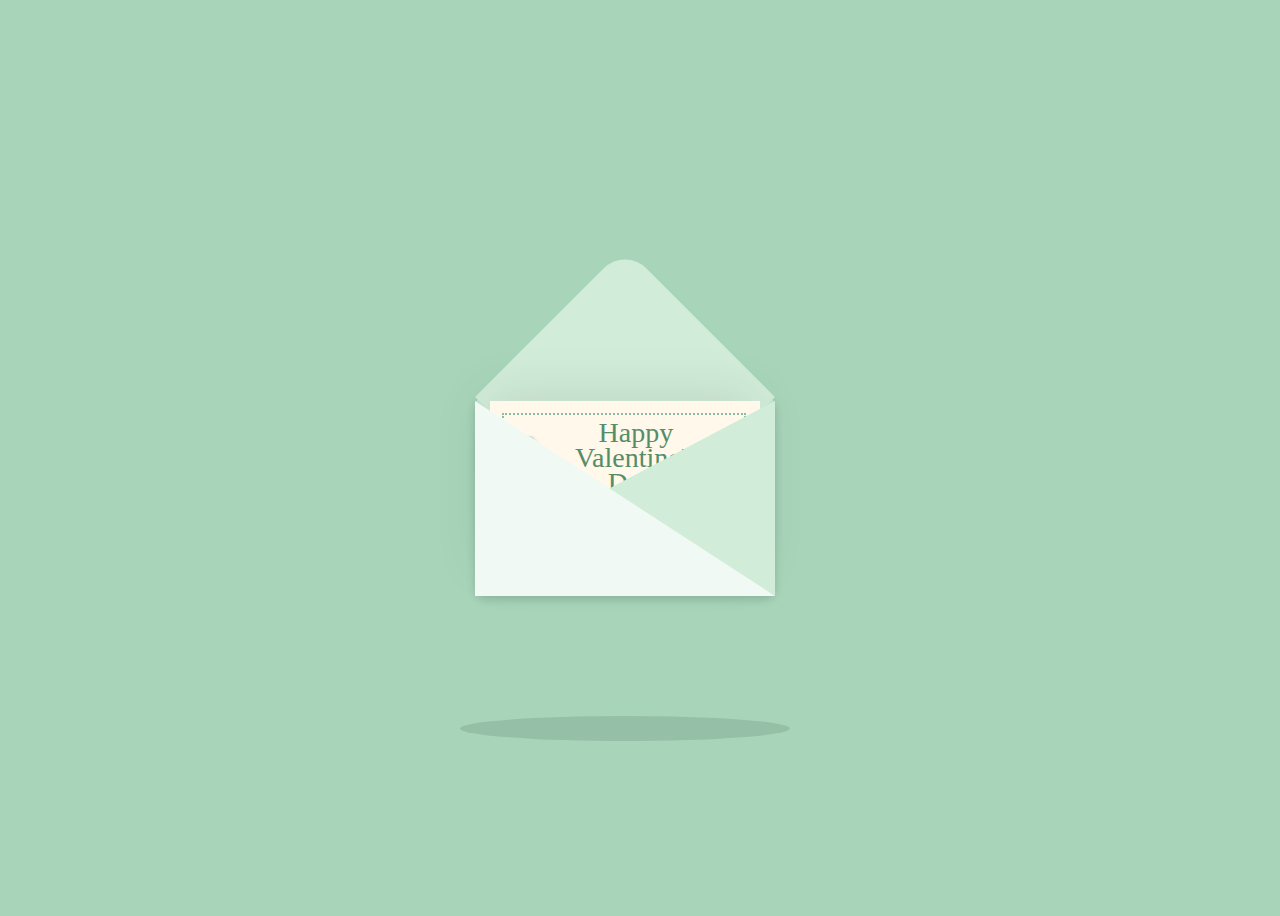
<file: index.html>
<!DOCTYPE html>
<html lang="en">
<head>
    <script src="jquery-3.4.1.min.js"></script>

    <script src="script.js"></script> <!-- Link to external JavaScript file -->

    <title>Will You Be My Valentine?</title>
    <link rel="stylesheet" href="style.css"> <!-- Link to external stylesheet -->
</head>
<body>
    <div class="container">  
        <div class="valentines">
          <div class="envelope"></div>
          <div class="front"></div>
          <div class="card">
          <button id="click-here-button" >Click</button>

          <div class="text">Happy</br> Valentine's</br> Day!</div>
          <div class="heart"</div>
          </div>
          <div class="hearts">
            <div class="one"></div>
            <div class="two"></div>
            <div class="three"></div>
            <div class="four"></div>
            <div class="five"></div>
          </div>
        </div>
        </div>
        <div class="shadow"></div>
        </div>
        <script>document.getElementById("click-here-button").addEventListener("click", function () {
          // Add the slide-out animation class to the container
          const container = document.querySelector(".container");
          container.classList.add("slide-out");
      
          // Wait for the animation to complete, then redirect
          setTimeout(() => {
              window.location.href = "index1.html"; // Replace with your desired URL
          }, 1000); // Match this timeout with the animation duration (1s)
      });</script> <!-- Link to external JavaScript file -->
</body>
</html>
</file>
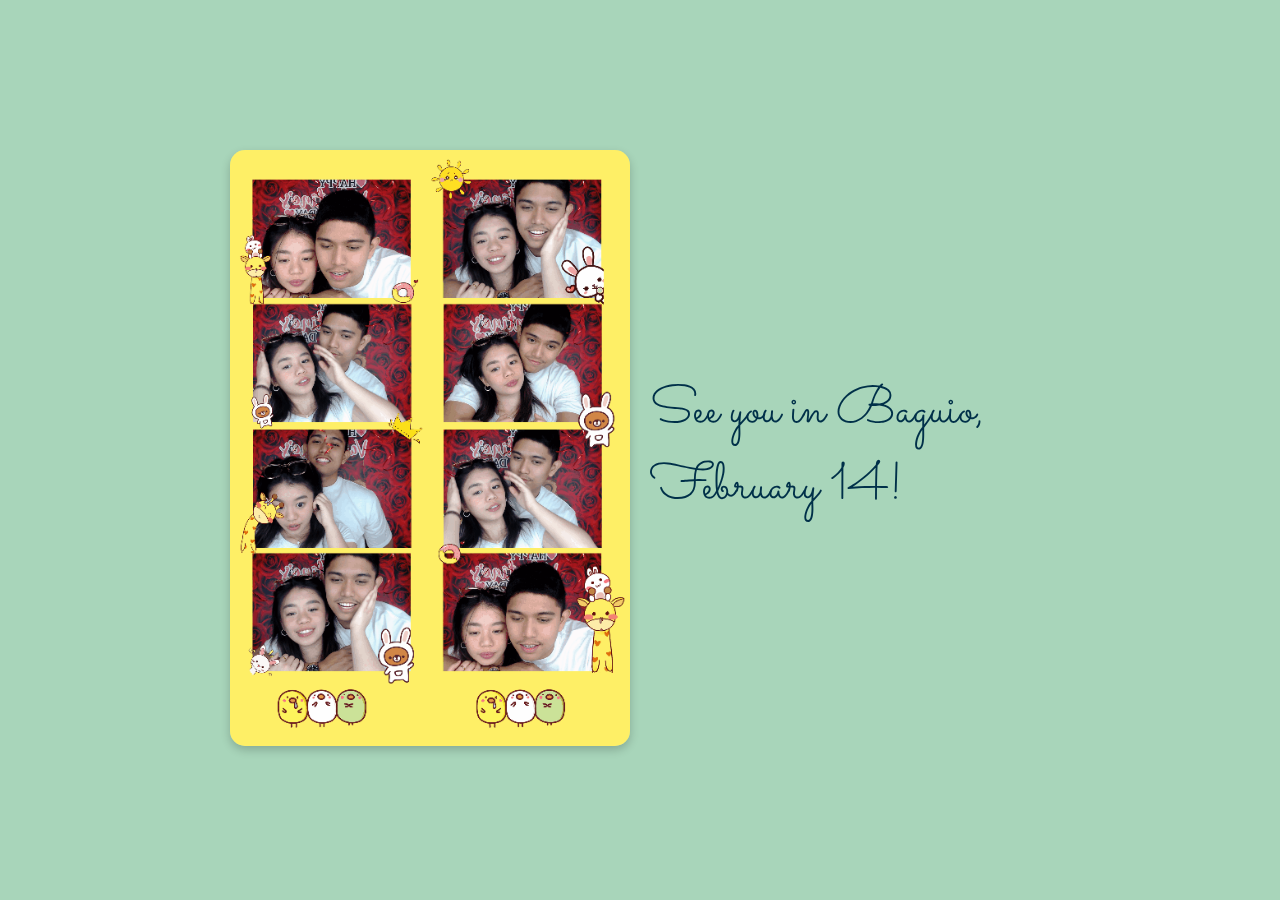
<file: index2.html>
<!DOCTYPE html>
<html lang="en">
<head>
    <meta charset="UTF-8">
    <meta name="viewport" content="width=device-width, initial-scale=1.0">
    <title>Will You Be My Valentine?</title>
    <link rel="stylesheet" href="https://fonts.googleapis.com/css2?family=Sacramento&display=swap">
    <link rel="stylesheet" href="style2.css"> <!-- Link to external stylesheet -->
</head>
<body>
    <div id="container">
        <!-- Image container -->
        <div id="image-container">
            <img src="1738932995244file.gif" alt="Description">
        </div>

        <!-- Text container -->
        <div id="text-container">
            <div id="question">See you in Baguio, February 14!</div>
        </div>
    </div>
</body>
</html>
</file>
<file: style.css>
body {
  display: flex;
  justify-content: center;
  align-items: center;
  height: 100vh;
  background-color: #a8d5ba; /* Soft mint green background */
}

.container {
  position: relative;
}

.valentines {
  position: relative;
  top: 50px;
  cursor: pointer;
  animation: up 3s linear infinite;
}

.envelope {
  position: relative;
  width: 300px;
  height: 200px;
  background-color: #c3e6cf; /* Light mint green for the envelope */
  border-radius: 10px;
  box-shadow: 0 4px 10px rgba(0, 0, 0, 0.15); /* Soft shadow */
}

.envelope:before {
  content: "";
  position: absolute;
  width: 212px;
  height: 212px;
  transform: rotate(45deg);
  top: -105px;
  left: 44px;
  background-color: #d1edd9; /* Lighter mint green for contrast */
  border-radius: 30px 0 0 0;
}

.card {
  position: absolute;
  background-color: #fff8eb; /* Soft cream for the card */
  width: 270px;
  height: 170px;
  top: 5px;
  left: 15px;
  box-shadow: -5px -5px 50px rgba(0, 0, 0, 0.1); /* Softer shadow */
}

.card:before {
  content: "";
  position: absolute;
  border: 2px solid #89bfa0; /* Mint green dotted border */
  border-style: dotted;
  width: 240px;
  height: 140px;
  left: 12px;
  top: 12px;
}

.text {
  position: absolute;
  font-family: 'Brush Script MT', cursive;
  font-size: 28px;
  text-align: center;
  line-height: 25px;
  top: 19px;
  left: 85px;
  color: #548d68; /* Medium mint green text for contrast */
}

.heart {
  background-color: #d62828; /* Vibrant red heart */
  display: inline-block;
  height: 30px;
  margin: 0 10px;
  position: relative;
  top: 110px;
  left: 105px;
  transform: rotate(-45deg);
  width: 30px;
}

.heart:before,
.heart:after {
  content: "";
  background-color: #d62828;
  border-radius: 50%;
  height: 30px;
  position: absolute;
  width: 30px;
}

.heart:before {
  top: -15px;
  left: 0;
}

.heart:after {
  left: 15px;
  top: 0;
}

#click-here-button {
  position: absolute;
  top: 35px;
  left: -15px;
  width: 60px;
  height: 40px;
  background-color: #c3e6cf; /* Light mint green button */
  border: none;
  border-radius: 5px;
  font-family: 'Sacramento', cursive;
  font-size: 16px;
  color: #548d68; /* Medium mint green text */
  cursor: pointer;
  box-shadow: 2px 2px 5px rgba(0, 0, 0, 0.1);
}

#click-here-button:hover {
  background-color: #a8d5ba; /* Slightly darker mint green */
  color: #ff4040; /* Red hover effect for text */
  transform: scale(1.1);
  transition: all 0.3s ease;
}

.front {
  position: absolute;
  border-right: 180px solid #d1edd9; /* Lighter mint green flap */
  border-top: 95px solid transparent;
  border-bottom: 100px solid transparent;
  left: 120px;
  top: 5px;
  width: 0;
  height: 0;
  z-index: 10;
}

.front:before {
  position: absolute;
  content: "";
  border-left: 300px solid #f0f9f4; /* Very soft mint green for the interior */
  border-top: 195px solid transparent;
  left: -120px;
  top: -95px;
  width: 0;
  height: 0;
}

.shadow {
  position: relative;
  width: 330px;
  height: 25px;
  border-radius: 50%;
  background-color: rgba(0, 0, 0, 0.1); /* Subtle shadow */
  top: 170px;
  left: -15px;
  animation: scale 3s linear infinite;
  z-index: -1;
}

@keyframes up {
  0%,
  100% {
    transform: translateY(0);
  }
  50% {
    transform: translateY(-30px);
  }
}

@keyframes scale {
  0%,
  100% {
    transform: scaleX(1);
  }
  50% {
    transform: scaleX(0.85);
  }
}

.hearts {
  position: absolute;
}

.one,
.two,
.three,
.four,
.five {
  background-color: red;
  display: inline-block;
  height: 10px;
  margin: 0 10px;
  position: relative;
  transform: rotate(-45deg);
  width: 10px;
  top: 50px;
}

.one:before,
.one:after,
.two:before,
.two:after,
.three:before,
.three:after,
.four:before,
.four:after,
.five:before,
.five:after {
  content: "";
  background-color: red;
  border-radius: 50%;
  height: 10px;
  position: absolute;
  width: 10px;
}

.one:before,
.two:before,
.three:before,
.four:before,
.five:before {
  top: -5px;
  left: 0;
}

.one:after,
.two:after,
.three:after,
.four:after,
.five:after {
  left: 5px;
  top: 0;
}

.one {
  left: 10px;
  animation: heart 1s ease-out infinite;
}

.two {
  left: 30px;
  animation: heart 2s ease-out infinite;
}

.three {
  left: 50px;
  animation: heart 1.5s ease-out infinite;
}

.four {
  left: 70px;
  animation: heart 2.3s ease-out infinite;
}

.five {
  left: 90px;
  animation: heart 1.7s ease-out infinite;
}

@keyframes heart {
  0% {
    transform: translateY(0) rotate(-45deg) scale(0.3);
    opacity: 1;
  }
  100% {
    transform: translateY(-150px) rotate(-45deg) scale(1.3);
    opacity: 0.5;
  }
}

@keyframes slideOut {
  0% {
    transform: translateX(0);
    opacity: 1;
  }
  100% {
    transform: translateX(100%);
    opacity: 0;
  }
}

.slide-out {
  animation: slideOut 1s ease forwards;
}
</file>
<file: style2.css>
body {
    font-family: Arial, sans-serif; /* Fallback font family */
    text-align: center; /* Center-align text */
    margin: 0; /* Remove default margin */
    background-color: #a8d5ba; /* Set background color to light mint green */
}

#container {
    display: flex; /* Use flexbox layout */
    flex-direction: row; /* Arrange items side by side */
    align-items: center; /* Align items vertically in the center */
    justify-content: center; /* Center-align items horizontally */
    height: 100vh; /* Make the container full viewport height */
    gap: 20px; /* Add space between the image and text */
}

#image-container img {
    width: 400px;
    height: auto; /* Maintain the aspect ratio */
    border-radius: 15px; /* Add rounded corners to the image */
    box-shadow: 0 4px 10px rgba(0, 0, 0, 0.2); /* Add shadow for aesthetics */
}

#question {
    font-family: 'Sacramento', cursive; /* Apply Sacramento font to the question */
    font-size: 52px; /* Set font size for the question */
    color: #003049; /* Set text color */
    text-align: left; /* Align text to the left */
    max-width: 400px; /* Limit text width for better readability */
}

#options {
    margin-top: 20px; /* Add space above the options */
}

button {
    padding: 10px 20px; /* Set padding for buttons */
    margin: 0 10px; /* Set margin around buttons */
    font-size: 26px; /* Set font size for buttons */
    font-family: 'Sacramento', cursive; /* Apply Sacramento font to the options */
    background-color: #548d68; /* Set button background color */
    color: white; /* Set text color to white */
    border: none; /* Remove button border */
    cursor: pointer; /* Set cursor to pointer on hover */
}

/* Responsive design for smaller screens */
@media (max-width: 768px) {
    #container {
        flex-direction: column; /* Stack items vertically on smaller screens */
        height: auto; /* Allow content to fit */
        gap: 10px; /* Reduce the gap between image and text */
    }

    #image-container img {
        width: 100%; /* Make the image responsive */
    }

    #question {
        text-align: center; /* Center-align text on smaller screens */
    }
}
</file>
